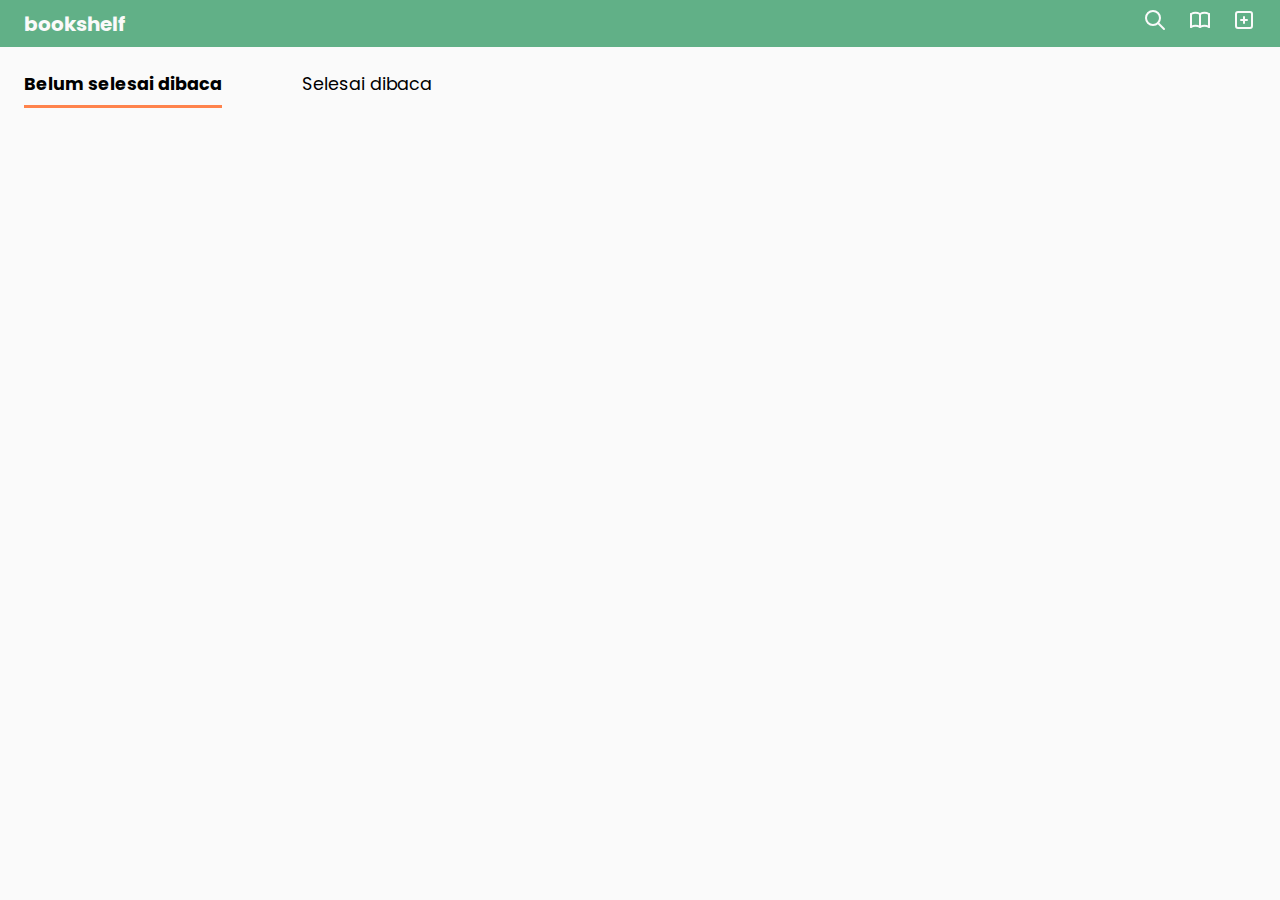
<file: bookshelf.html>
<!doctype html>
<html lang="en">

<head>
    <meta charset="UTF-8">
    <meta name="viewport" content="width=device-width, user-scalable=no, initial-scale=1.0">
    <meta http-equiv="X-UA-Compatible" content="ie=edge">
    <title>Bookshelf Apps</title>
    <link rel="preconnect" href="https://fonts.gstatic.com">
    <link href="https://fonts.googleapis.com/css2?family=Poppins:wght@400;500;600;700;800&display=swap"
        rel="stylesheet">
    <link rel="stylesheet" href="styles/bookshelf.css">
</head>

<body>
    <header>
        <nav class="head_bar">
            <a href="index.html" class="head_bar__title">bookshelf</a>
            <ul>
                <li>
                    <a href="search.html" title="Search">
                        <svg xmlns="http://www.w3.org/2000/svg" class="icon icon-tabler icon-tabler-search" width="24"
                            height="24" viewBox="0 0 24 24" stroke-width="2" stroke="currentColor" fill="none"
                            stroke-linecap="round" stroke-linejoin="round">
                            <path stroke="none" d="M0 0h24v24H0z" fill="none"></path>
                            <circle cx="10" cy="10" r="7"></circle>
                            <line x1="21" y1="21" x2="15" y2="15"></line>
                        </svg>
                    </a>
                </li>
                <li>
                    <a href="bookshelf.html" title="My Bookshelves">
                        <svg xmlns="http://www.w3.org/2000/svg" class="icon icon-tabler icon-tabler-book" width="24"
                            height="24" viewBox="0 0 24 24" stroke-width="2" stroke="currentColor" fill="none"
                            stroke-linecap="round" stroke-linejoin="round">
                            <path stroke="none" d="M0 0h24v24H0z" fill="none"></path>
                            <path d="M3 19a9 9 0 0 1 9 0a9 9 0 0 1 9 0"></path>
                            <path d="M3 6a9 9 0 0 1 9 0a9 9 0 0 1 9 0"></path>
                            <line x1="3" y1="6" x2="3" y2="19"></line>
                            <line x1="12" y1="6" x2="12" y2="19"></line>
                            <line x1="21" y1="6" x2="21" y2="19"></line>
                        </svg>
                    </a>
                </li>
                <li>
                    <a href="new-book.html" title="Add New Book">
                        <svg xmlns="http://www.w3.org/2000/svg" class="icon icon-tabler icon-tabler-square-plus"
                            width="24" height="24" viewBox="0 0 24 24" stroke-width="2" stroke="currentColor"
                            fill="none" stroke-linecap="round" stroke-linejoin="round">
                            <path stroke="none" d="M0 0h24v24H0z" fill="none"></path>
                            <rect x="4" y="4" width="16" height="16" rx="2"></rect>
                            <line x1="9" y1="12" x2="15" y2="12"></line>
                            <line x1="12" y1="9" x2="12" y2="15"></line>
                        </svg>
                    </a>
                </li>
            </ul>
        </nav>
    </header>
    <main>
        <section class="s1__bookshelves">
            <div class="s1__bookshelves_titles">
                <div class="s1__bookshelves_title active isCompleteFalse">Belum selesai dibaca</div>
                <div class="s1__bookshelves_title isCompleteTrue">Selesai dibaca</div>
            </div>
            <div class="books"></div>
        </section>
        <div class="deleteModals">
            <div class="deleteModal">
                <div class="deleteModal__title">Delete Books</div>
                <div class="deleteModal__desc">Are you sure want to delete this book?</div>
                <button class="deleteModal__buttonYes">Yes</button>
                <button class="deleteModal__buttonNo">No</button>
            </div>
        </div>

        <div class="editModals">
            <div class="editModal">
                <div class="editModal__title">Edit Books</div>
                <form id="editBook">
                    <div class="input">
                        <label for="editBookTitle">Title</label>
                        <input name="editBookTitle" id="editBookTitle" type="text" required
                            placeholder="ex: The Fault in Our Stars">
                    </div>
                    <div class="input">
                        <label for="editBookAuthor">Author</label>
                        <input name="editBookAuthor" id="editBookAuthor" type="text" required
                            placeholder="ex: John Green">
                    </div>
                    <div class="input">
                        <label for="editBookYear">Year</label>
                        <input name="editBookYear" id="editBookYear" type="number" required placeholder="ex: 2016">
                    </div>
                    <div class="input">
                        <label for="editBookCategory">Category</label>
                        <select name="editBookCategory" id="editBookCategory" class="editBookCategory" required>
                            <option value="" selected>Choose a category...</option>
                            <option value="Arts & Photography">Arts & Photography</option>
                            <option value="Biographies & Memoirs">Biographies & Memoirs</option>
                            <option value="Business & Money">Business & Money</option>
                            <option value="Children's Book">Children's Book</option>
                            <option value="Cookbooks, Food & Wine">Cookbooks, Food & Wine</option>
                            <option value="Crafts, Hobbies & Home">Crafts, Hobbies & Home</option>
                            <option value="Health, Fitness & Dieting">Health, Fitness & Dieting</option>
                            <option value="Literature & Fiction">Literature & Fiction</option>
                            <option value="Romance">Romance</option>
                            <option value="Science & Math">Science & Math</option>
                            <option value="Self Help">Self Help</option>
                        </select>
                    </div>
                    <div class="input">
                        <label for="editBookImageUrl">Book Cover URL</label>
                        <input name="editBookImageUrl" id="editBookImage" type="text" required
                            placeholder="ex: https://images.unsplash.com/photo-1611077543575-445af69a7adf?ixid=MnwxMjA3fDB8MHxwaG90by1wYWdlfHx8fGVufDB8fHx8&ixlib=rb-1.2.1&auto=format&fit=crop&w=1050&q=80">
                    </div>
                    <button id="bookSubmit" type="submit" class="editModal__buttonYes">Save Changes</button>
                    <button class="editModal__buttonNo">Cancel</button>
                </form>
            </div>
        </div>
    </main>
    <script src="scripts/bookshelf.js" type="module"></script>
</body>

</html>
</file>
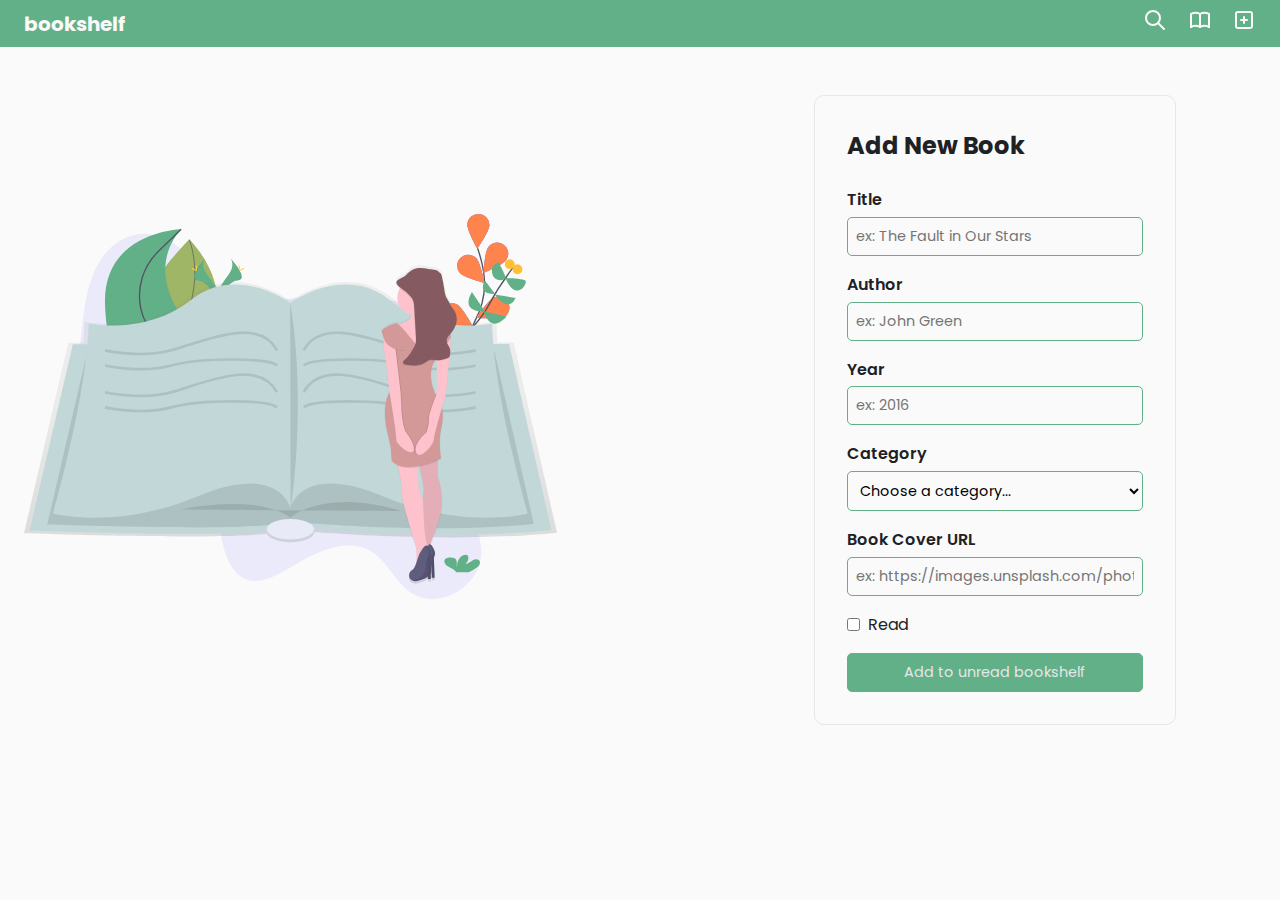
<file: new-book.html>
<!doctype html>
<html lang="en">

<head>
    <meta charset="UTF-8">
    <meta name="viewport" content="width=device-width, user-scalable=no, initial-scale=1.0">
    <meta http-equiv="X-UA-Compatible" content="ie=edge">
    <title>Bookshelf Apps</title>
    <link rel="preconnect" href="https://fonts.gstatic.com">
    <link href="https://fonts.googleapis.com/css2?family=Poppins:wght@400;500;600;700;800&display=swap"
        rel="stylesheet">
    <link rel="stylesheet" href="styles/new-book.css">
</head>

<body>
    <header>
        <nav class="head_bar">
            <a href="index.html" class="head_bar__title">bookshelf</a>
            <ul>
                <li>
                    <a href="search.html" title="Search">
                        <svg xmlns="http://www.w3.org/2000/svg" class="icon icon-tabler icon-tabler-search" width="24"
                            height="24" viewBox="0 0 24 24" stroke-width="2" stroke="currentColor" fill="none"
                            stroke-linecap="round" stroke-linejoin="round">
                            <path stroke="none" d="M0 0h24v24H0z" fill="none"></path>
                            <circle cx="10" cy="10" r="7"></circle>
                            <line x1="21" y1="21" x2="15" y2="15"></line>
                        </svg>
                    </a>
                </li>
                <li>
                    <a href="bookshelf.html" title="My Bookshelves">
                        <svg xmlns="http://www.w3.org/2000/svg" class="icon icon-tabler icon-tabler-book" width="24"
                            height="24" viewBox="0 0 24 24" stroke-width="2" stroke="currentColor" fill="none"
                            stroke-linecap="round" stroke-linejoin="round">
                            <path stroke="none" d="M0 0h24v24H0z" fill="none"></path>
                            <path d="M3 19a9 9 0 0 1 9 0a9 9 0 0 1 9 0"></path>
                            <path d="M3 6a9 9 0 0 1 9 0a9 9 0 0 1 9 0"></path>
                            <line x1="3" y1="6" x2="3" y2="19"></line>
                            <line x1="12" y1="6" x2="12" y2="19"></line>
                            <line x1="21" y1="6" x2="21" y2="19"></line>
                        </svg>
                    </a>
                </li>
                <li>
                    <a href="new-book.html" title="Add New Book">
                        <svg xmlns="http://www.w3.org/2000/svg" class="icon icon-tabler icon-tabler-square-plus"
                            width="24" height="24" viewBox="0 0 24 24" stroke-width="2" stroke="currentColor"
                            fill="none" stroke-linecap="round" stroke-linejoin="round">
                            <path stroke="none" d="M0 0h24v24H0z" fill="none"></path>
                            <rect x="4" y="4" width="16" height="16" rx="2"></rect>
                            <line x1="9" y1="12" x2="15" y2="12"></line>
                            <line x1="12" y1="9" x2="12" y2="15"></line>
                        </svg>
                    </a>
                </li>
            </ul>
        </nav>
    </header>
    <main>
        <section class="s1-c1">
            <h2>Add New Book</h2>
            <form id="inputBook">
                <div class="input">
                    <label for="bookTitle">Title</label>
                    <input name="bookTitle" id="bookTitle" type="text" required
                        placeholder="ex: The Fault in Our Stars">
                </div>
                <div class="input">
                    <label for="bookAuthor">Author</label>
                    <input name="bookAuthor" id="bookAuthor" type="text" required placeholder="ex: John Green">
                </div>
                <div class="input">
                    <label for="bookYear">Year</label>
                    <input name="bookYear" id="bookYear" type="number" required placeholder="ex: 2016">
                </div>
                <div class="input">
                    <label for="bookCategory">Category</label>
                    <select name="bookCategory" id="bookCategory" class="bookCategory" required>
                        <option value="" selected>Choose a category...</option>
                        <option value="Arts & Photography">Arts & Photography</option>
                        <option value="Biographies & Memoirs">Biographies & Memoirs</option>
                        <option value="Business & Money">Business & Money</option>
                        <option value="Children's Book">Children's Book</option>
                        <option value="Cookbooks, Food & Wine">Cookbooks, Food & Wine</option>
                        <option value="Crafts, Hobbies & Home">Crafts, Hobbies & Home</option>
                        <option value="Health, Fitness & Dieting">Health, Fitness & Dieting</option>
                        <option value="Literature & Fiction">Literature & Fiction</option>
                        <option value="Romance">Romance</option>
                        <option value="Science & Math">Science & Math</option>
                        <option value="Self Help">Self Help</option>
                    </select>
                </div>
                <div class="input">
                    <label for="bookImage">Book Cover URL</label>
                    <input name="bookImage" id="bookImage" type="text" required
                        placeholder="ex: https://images.unsplash.com/photo-1611077543575-445af69a7adf?ixid=MnwxMjA3fDB8MHxwaG90by1wYWdlfHx8fGVufDB8fHx8&ixlib=rb-1.2.1&auto=format&fit=crop&w=1050&q=80">
                </div>
                <div class="input_inline">
                    <input name="bookIsComplete" id="bookIsComplete" type="checkbox">
                    <label for="bookIsComplete">Read</label>
                </div>
                <button class="bookSubmit" id="bookSubmit" type="submit">Add to <span>unread bookshelf</span></button>
            </form>
        </section>
        <section class="s1-c2">
            <img class="s1-c2__image" src="assets/bibliophile.svg" alt="">
        </section>
    </main>
    <script src="scripts/new-book.js" type="module"></script>
</body>

</html>
</file>
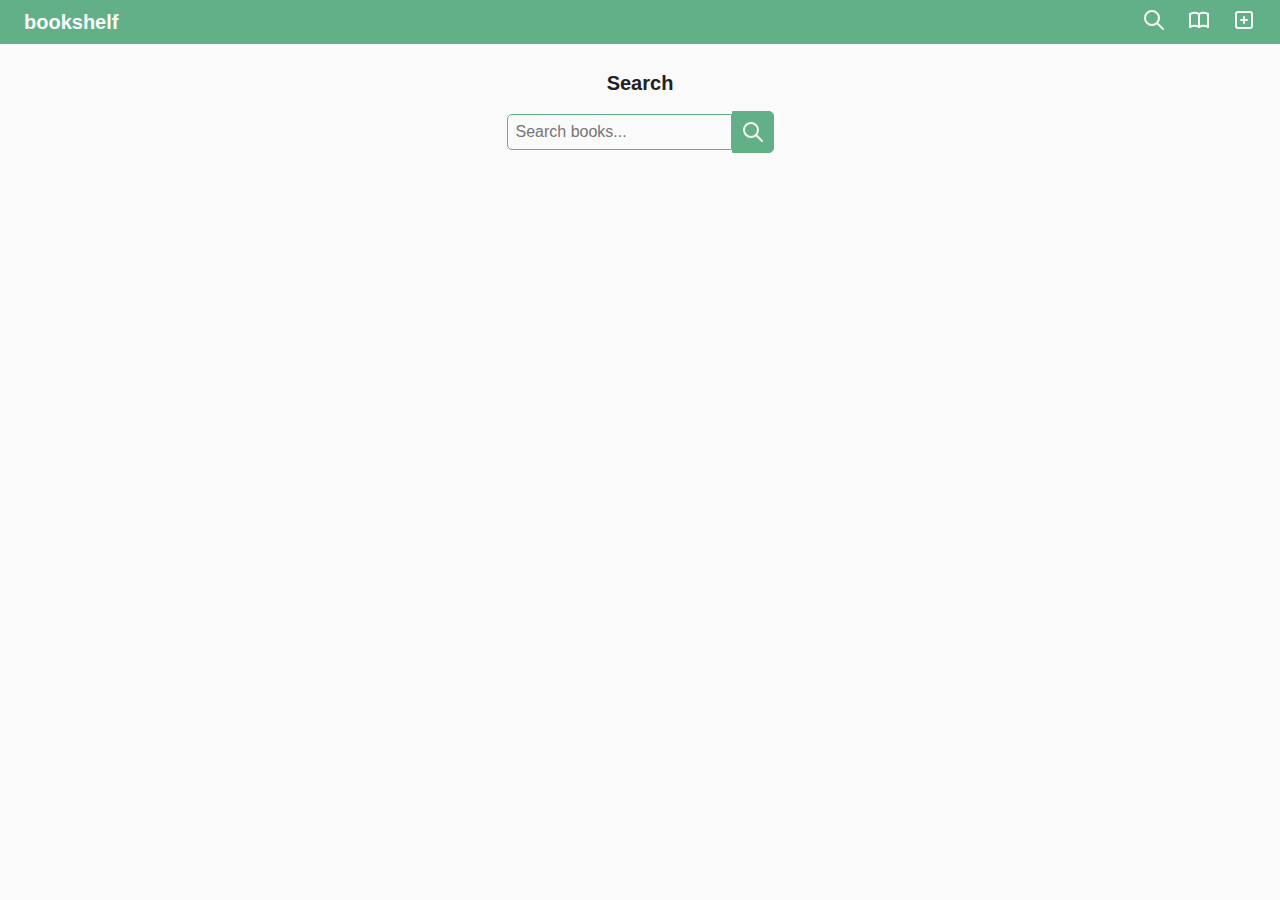
<file: search.html>
<!DOCTYPE html>
<html lang="en">

<head>
    <meta charset="UTF-8">
    <meta http-equiv="X-UA-Compatible" content="IE=edge">
    <meta name="viewport" content="width=device-width, initial-scale=1.0">
    <link rel="stylesheet" href="styles/search.css">
    <title>Bookshelf App</title>
</head>

<body>
    <header>
        <nav class="head_bar">
            <a href="index.html" class="head_bar__title">bookshelf</a>
            <ul>
                <li>
                    <a href="search.html" title="Search">
                        <svg xmlns="http://www.w3.org/2000/svg" class="icon icon-tabler icon-tabler-search" width="24"
                            height="24" viewBox="0 0 24 24" stroke-width="2" stroke="currentColor" fill="none"
                            stroke-linecap="round" stroke-linejoin="round">
                            <path stroke="none" d="M0 0h24v24H0z" fill="none"></path>
                            <circle cx="10" cy="10" r="7"></circle>
                            <line x1="21" y1="21" x2="15" y2="15"></line>
                        </svg>
                    </a>
                </li>
                <li>
                    <a href="bookshelf.html" title="My Bookshelves">
                        <svg xmlns="http://www.w3.org/2000/svg" class="icon icon-tabler icon-tabler-book" width="24"
                            height="24" viewBox="0 0 24 24" stroke-width="2" stroke="currentColor" fill="none"
                            stroke-linecap="round" stroke-linejoin="round">
                            <path stroke="none" d="M0 0h24v24H0z" fill="none"></path>
                            <path d="M3 19a9 9 0 0 1 9 0a9 9 0 0 1 9 0"></path>
                            <path d="M3 6a9 9 0 0 1 9 0a9 9 0 0 1 9 0"></path>
                            <line x1="3" y1="6" x2="3" y2="19"></line>
                            <line x1="12" y1="6" x2="12" y2="19"></line>
                            <line x1="21" y1="6" x2="21" y2="19"></line>
                        </svg>
                    </a>
                </li>
                <li>
                    <a href="new-book.html" title="Add New Book">
                        <svg xmlns="http://www.w3.org/2000/svg" class="icon icon-tabler icon-tabler-square-plus"
                            width="24" height="24" viewBox="0 0 24 24" stroke-width="2" stroke="currentColor"
                            fill="none" stroke-linecap="round" stroke-linejoin="round">
                            <path stroke="none" d="M0 0h24v24H0z" fill="none"></path>
                            <rect x="4" y="4" width="16" height="16" rx="2"></rect>
                            <line x1="9" y1="12" x2="15" y2="12"></line>
                            <line x1="12" y1="9" x2="12" y2="15"></line>
                        </svg>
                    </a>
                </li>
            </ul>
        </nav>
    </header>
    <main>
        <form id="searchBook">
            <label for="book__title">Search</label>
            <div class="form__input">
                <input type="text" name="book__title" id="book__title" placeholder="Search books...">
                <button type="submit">
                    <svg xmlns="http://www.w3.org/2000/svg" class="icon icon-tabler icon-tabler-search" width="24"
                        height="24" viewBox="0 0 24 24" stroke-width="2" stroke="#FAFAFA" fill="none"
                        stroke-linecap="round" stroke-linejoin="round">
                        <path stroke="none" d="M0 0h24v24H0z" fill="none"></path>
                        <circle cx="10" cy="10" r="7"></circle>
                        <line x1="21" y1="21" x2="15" y2="15"></line>
                    </svg>
                </button>
            </div>
        </form>
        <p class="search__desc"></p>
        <div class="books"></div>
        <div class="deleteModals">
            <div class="deleteModal">
                <div class="deleteModal__title">Delete Books</div>
                <div class="deleteModal__desc">Are you sure want to delete this book?</div>
                <button class="deleteModal__buttonYes">Yes</button>
                <button class="deleteModal__buttonNo">No</button>
            </div>
        </div>
        <div class="editModals">
            <div class="editModal">
                <div class="editModal__title">Edit Books</div>
                <form id="editBook">
                    <div class="input">
                        <label for="editBookTitle">Title</label>
                        <input name="editBookTitle" id="editBookTitle" type="text" required
                            placeholder="ex: The Fault in Our Stars">
                    </div>
                    <div class="input">
                        <label for="editBookAuthor">Author</label>
                        <input name="editBookAuthor" id="editBookAuthor" type="text" required
                            placeholder="ex: John Green">
                    </div>
                    <div class="input">
                        <label for="editBookYear">Year</label>
                        <input name="editBookYear" id="editBookYear" type="number" required placeholder="ex: 2016">
                    </div>
                    <div class="input">
                        <label for="editBookCategory">Category</label>
                        <select name="editBookCategory" id="editBookCategory" class="editBookCategory" required>
                            <option value="" selected>Choose a category...</option>
                            <option value="Arts & Photography">Arts & Photography</option>
                            <option value="Biographies & Memoirs">Biographies & Memoirs</option>
                            <option value="Business & Money">Business & Money</option>
                            <option value="Children's Book">Children's Book</option>
                            <option value="Cookbooks, Food & Wine">Cookbooks, Food & Wine</option>
                            <option value="Crafts, Hobbies & Home">Crafts, Hobbies & Home</option>
                            <option value="Health, Fitness & Dieting">Health, Fitness & Dieting</option>
                            <option value="Literature & Fiction">Literature & Fiction</option>
                            <option value="Romance">Romance</option>
                            <option value="Science & Math">Science & Math</option>
                            <option value="Self Help">Self Help</option>
                        </select>
                    </div>
                    <div class="input">
                        <label for="editBookImage">Book Cover URL</label>
                        <input name="editBookImage" id="editBookImage" type="text" required
                            placeholder="ex: https://images.unsplash.com/photo-1611077543575-445af69a7adf?ixid=MnwxMjA3fDB8MHxwaG90by1wYWdlfHx8fGVufDB8fHx8&ixlib=rb-1.2.1&auto=format&fit=crop&w=1050&q=80">
                    </div>
                    <button id="bookSubmit" type="submit" class="editModal__buttonYes">Save Changes</button>
                    <button class="editModal__buttonNo">Cancel</button>
                </form>
            </div>
        </div>
    </main>
    <script src="scripts/search.js" type="module"></script>
</body>

</html>
</file>
<file: styles/bookshelf.css>
* {
    padding: 0;
    margin: 0;
    box-sizing: border-box;
}

body,
input,
button {
    font-family: 'Poppins', sans-serif;
    background-color: #FAFAFA;
}

input,
button {
    font-size: 1rem;
}

a {
    text-decoration: none;
}

.head_bar {
    padding: 0.5rem 1.5rem;
    display: flex;
    align-items: center;
    justify-content: space-between;
    background-color: #61B087;
    color: #FAFAFA;
}

.head_bar>a,
.head_bar ul>li>a {
    color: #FAFAFA;
}

.head_bar__title {
    font-weight: 700;
    font-size: 1.25rem;
}

.head_bar ul {
    list-style: none;
    display: flex;
    justify-content: space-between;
}

@media screen and (min-width: 375px) {
    .head_bar ul {
        flex: 0.6;
    }
}

@media screen and (min-width: 576px) {
    .head_bar ul {
        flex: 0.4;
    }
}

@media screen and (min-width: 768px) {
    .head_bar ul {
        flex: 0.2;
    }
}

@media screen and (min-width: 1200px) {
    .head_bar ul {
        flex: 0.1;
    }
}

.head_bar ul>li>a,
.head_bar ul>li {
    cursor: pointer;
    transition: color .3s ease-in-out;
}

.head_bar ul>li>a:hover,
.head_bar ul>li:hover {
    color: #FFC038;
}

main {
    padding: 0 1.5rem;
    margin-top: 1.5rem;
}

.s1__bookshelves_titles {
    display: flex;
    margin-bottom: 2rem;
}

.s1__bookshelves_titles>*:first-child {
    margin-right: 5rem;
}

@media screen and (max-width: 576px) {
    .s1__bookshelves_titles>*:first-child {
        margin-right: 2.5rem;
    }
}

.s1__bookshelves_title {
    font-size: 1.1rem;
    cursor: pointer;
    padding-bottom: 0.5rem;
}

@media screen and (max-width: 576px) {
    .s1__bookshelves_title {
        font-size: 0.9rem;
    }
}

.s1__bookshelves_title.active {
    font-weight: 700;
    border-bottom: 3px solid #FF834C;
}

.s1__books {
    display: grid;
    grid-template-columns: repeat(auto-fit, minmax(9.375rem, 1fr));
    justify-items: start;
    gap: 3rem;
    padding: 0 1.5rem 3rem 0;
}

.book {
    display: flex;
    flex-direction: column;
    align-items: flex-start;
    cursor: pointer;
}

.bookTitle,
.bookAuthor {
    font-weight: 700;
    max-width: 150px;
    text-overflow: ellipsis;
    overflow: hidden;
    white-space: nowrap;
    display: inline-block;
}

.bookTitle {
    font-size: 1.1rem;
}

.bookAuthor {
    color: #565659;
}

.bookCategory {
    font-size: 0.8rem;
    font-weight: 600;
    max-width: 150px;
    text-overflow: ellipsis;
    overflow: hidden;
    white-space: nowrap;
    display: inline-block;
}

.bookYear {
    font-size: 0.9rem;
    font-weight: 700;
}

.bookCovers {
    width: 150px;
    height: 226px;
    margin-bottom: 1rem;
    position: relative;
}

.bookCover {
    width: 100%;
    height: 226px;
    object-fit: cover;
}

.bookOptions {
    background-color: rgba(97, 176, 135, 0.5);
    position: absolute;
    top: 0;
    left: 0;
    right: 0;
    bottom: 0;
    align-items: center;
    justify-content: center;
    display: flex;
    animation: fadeOut .3s forwards ease-in-out;
}

.bookOptions>svg:not(:last-child) {
    margin-right: 1rem;
}

.bookCovers:hover .bookOptions {
    display: flex;
    animation: fadeIn .3s forwards ease-in-out;
}

.deleteModals,
.editModals {
    position: absolute;
    top: 0;
    left: 0;
    right: 0;
    bottom: 0;
    background-color: rgba(0, 0, 0, 0.2);
    align-items: center;
    justify-content: center;
    color: #202124;
    display: none;
}

.deleteModals.active,
.editModals.active {
    display: flex;
}

.deleteModal,
.editModal {
    background-color: #FFFFFF;
    box-shadow: rgba(0, 0, 0, 0.24) 0px 3px 8px;
    border-radius: 5px;
    padding: 1rem;
}

.deleteModal__title,
.deleteModal__desc,
.editModal__title {
    margin-bottom: 2.5rem;
}

.deleteModal__title,
.editModal__title {
    font-size: 1.3rem;
    font-weight: 700;
}

.deleteModal__buttonYes,
.deleteModal__buttonNo,
.editModal__buttonYes,
.editModal__buttonNo {
    padding: 0.25rem 1rem;
    border: none;
    outline: none;
    cursor: pointer;
    border-radius: 5px;
    color: #FAFAFA;
    transition: all .3s ease-in-out;
}

.deleteModal__buttonYes,
.deleteModal__buttonNo {
    width: 5rem;
}

.editModal__buttonYes,
.editModal__buttonNo {
    width: auto;
}

.deleteModal__buttonYes,
.editModal__buttonYes {
    background-color: #51B54D;
    margin-right: 1rem;
    border: 1px solid #51B54D;
}

.deleteModal__buttonYes:hover,
.editModal__buttonYes:hover {
    background-color: #FAFAFA;
    color: #202124;
}

.deleteModal__buttonNo,
.editModal__buttonNo {
    background-color: #FF816D;
    border: 1px solid #FF816D;
}

.deleteModal__buttonNo:hover,
.editModal__buttonNo:hover {
    background-color: #FAFAFA;
    color: #202124;
}

.input {
    display: flex;
    flex-direction: column;
}

.input>label {
    margin-bottom: 0.3rem;
    font-weight: 600;
}

.input>input,
.input>select {
    outline: none;
    border: 1px solid #61B087;
    border-radius: 5px;
    margin-bottom: 1rem;
    transition: all .3s ease-in-out;
}

.input>input {
    padding: 0.5rem;
}

.input>select {
    padding: 0.5rem;
}

.input>input:focus,
.input>select:focus {
    box-shadow: 0 0 5px #61B087;
}

.bookCategory>*:first-child {
    color: gray;
}

.input_inline {
    margin-bottom: 1rem;
    display: flex;
    align-items: center;
}

.input_inline>input {
    margin-right: 0.5rem;
}

@keyframes fadeIn {
    0% {
        opacity: 0;
    }

    100% {
        opacity: 1;
    }
}

@keyframes fadeOut {
    0% {
        opacity: 1;
    }

    100% {
        opacity: 0;
        display: none;
    }
}

.books {
    padding: 1.5rem;
    display: grid;
    grid-template-columns: repeat(auto-fit, minmax(9.375rem, 1fr));
    justify-items: start;
    gap: 3rem;
}
</file>
<file: styles/new-book.css>
* {
    padding: 0;
    margin: 0;
    box-sizing: border-box;
}

body,
input,
button,
select {
    font-family: 'Poppins', sans-serif;
    background-color: #FAFAFA;
}

input,
button,
select {
    font-size: 0.9rem;
}

a {
    text-decoration: none;
}

.head_bar {
    padding: 0.5rem 1.5rem;
    display: flex;
    align-items: center;
    justify-content: space-between;
    background-color: #61B087;
    color: #FAFAFA;
}

.head_bar>a,
.head_bar ul>li>a {
    color: #FAFAFA;
}

.head_bar__title {
    font-weight: 700;
    font-size: 1.25rem;
}

.head_bar ul {
    list-style: none;
    display: flex;
    justify-content: space-between;
}

@media screen and (min-width: 375px) {
    .head_bar ul {
        flex: 0.6;
    }
}

@media screen and (min-width: 576px) {
    .head_bar ul {
        flex: 0.4;
    }
}

@media screen and (min-width: 768px) {
    .head_bar ul {
        flex: 0.2;
    }
}

@media screen and (min-width: 1200px) {
    .head_bar ul {
        flex: 0.1;
    }
}

.head_bar ul>li>a,
.head_bar ul>li {
    cursor: pointer;
    transition: color .3s ease-in-out;
}

.head_bar ul>li>a:hover,
.head_bar ul>li:hover {
    color: #FFC038;
}

main {
    display: flex;
    align-items: center;
    padding: 0 1.5rem;
    justify-content: flex-start;
    color: #202124;
    flex-direction: row-reverse;
    margin-top: 3rem;
}

@media screen and (max-width: 992px) {
    main {
        flex-direction: column-reverse;
        align-items: center;
        margin-top: 1.5rem;
    }
}

.s1-c1 {
    border: 1px solid #e5e7e9;
    padding: 2rem;
    border-radius: 10px;
    margin-right: 5rem;
}

@media screen and (max-width: 992px) {
    .s1-c1 {
        margin-right: 0;
        padding: 1.5rem;
    }
}

.s1-c1>h2 {
    margin-bottom: 1.5rem;
}

.input {
    display: flex;
    flex-direction: column;
}

.input>label {
    margin-bottom: 0.3rem;
    font-weight: 600;
}

.input>input,
.input>select {
    outline: none;
    border: 1px solid #61B087;
    border-radius: 5px;
    margin-bottom: 1rem;
    transition: all .3s ease-in-out;
}

.input>input {
    padding: 0.5rem;
}

.input>select {
    padding: 0.5rem;
}

.input>input:focus,
.input>select:focus {
    box-shadow: 0 0 5px #61B087;
}

.bookCategory>*:first-child {
    color: gray;
}

.input_inline {
    margin-bottom: 1rem;
    display: flex;
    align-items: center;
}

.input_inline>input {
    margin-right: 0.5rem;
}

.s1-c2 {
    margin-right: 5rem;
}

@media screen and (max-width: 992px) {
    .s1-c2 {
        display: flex;
        justify-content: center;
        margin-right: 0;
        margin-bottom: 2rem;
    }
}

.s1-c2__image {
    width: 75%;
    height: auto;
}

.bookSubmit {
    border: none;
    outline: none;
    padding: 0.5rem 0;
    border-radius: 5px;
    width: 100%;
    background-color: #61B087;
    border: 1px solid #61B087;
    color: #e5e7e9;
    cursor: pointer;
    transition: all .3s ease-in-out;
}

.bookSubmit:hover {
    background-color: #FAFAFA;
    color: #202124;
}
</file>
<file: styles/search.css>
* {
    padding: 0;
    margin: 0;
    box-sizing: border-box;
}

body,
input,
button {
    font-family: 'Poppins', sans-serif;
    background-color: #FAFAFA;
}

input,
button {
    font-size: 1rem;
}

a {
    text-decoration: none;
}

.head_bar {
    position: fixed;
    top: 0;
    left: 0;
    right: 0;
    padding: 0.5rem 1.5rem;
    display: flex;
    align-items: center;
    justify-content: space-between;
    background-color: #61B087;
    color: #FAFAFA;
    z-index: 1;
}

.head_bar>a,
.head_bar ul>li>a {
    color: #FAFAFA;
}

.head_bar__title {
    font-weight: 700;
    font-size: 1.25rem;
}

.head_bar ul {
    list-style: none;
    display: flex;
    justify-content: space-between;
}

@media screen and (min-width: 375px) {
    .head_bar ul {
        flex: 0.6;
    }
}

@media screen and (min-width: 576px) {
    .head_bar ul {
        flex: 0.4;
    }
}

@media screen and (min-width: 768px) {
    .head_bar ul {
        flex: 0.2;
    }
}

@media screen and (min-width: 1200px) {
    .head_bar ul {
        flex: 0.1;
    }
}

.head_bar ul>li>a,
.head_bar ul>li {
    cursor: pointer;
    transition: color .3s ease-in-out;
}

.head_bar ul>li>a:hover,
.head_bar ul>li:hover {
    color: #FFC038;
}

main {
    padding: 1.5rem;
    margin-top: 3rem;
    color: #202124;
}

#searchBook {
    display: flex;
    flex-direction: column;
    justify-content: center;
    align-items: center;
}

#searchBook>label {
    font-size: 1.25rem;
    font-weight: 700;
}

.form__input {
    display: flex;
    align-items: center;
    margin-top: 1rem;
}

#book__title {
    border: 1px solid #61B087;
    border-top-left-radius: 5px;
    border-bottom-left-radius: 5px;
    padding: 0.5rem;
    outline: none;
}

@media screen and (max-width: 768px) {
    #book__title {
        max-width: 285.6px;
    }
}

.form__input>button {
    border: 1px solid #61B087;
    border-top-right-radius: 5px;
    border-bottom-right-radius: 5px;
    height: 41.6px;
    padding: 0.5rem;
    background-color: #61B087;
    cursor: pointer;
    outline: none;
}

.search__desc {
    margin: 1rem 0;
}

.books {
    padding: 1.5rem;
    display: grid;
    grid-template-columns: repeat(auto-fit, minmax(9.375rem, 1fr));
    justify-items: start;
    gap: 3rem;
}

.book {
    display: flex;
    flex-direction: column;
    align-items: flex-start;
    cursor: pointer;
}

.bookCovers {
    width: 150px;
    height: 226px;
    margin-bottom: 1rem;
    position: relative;
}

.bookCover {
    width: 100%;
    height: 226px;
    object-fit: cover;
}

.bookTitle,
.bookAuthor {
    font-weight: 700;
    max-width: 150px;
    text-overflow: ellipsis;
    overflow: hidden;
    white-space: nowrap;
    display: inline-block;
}

.bookTitle {
    font-size: 1.1rem;
}

.bookAuthor {
    color: #565659;
}

.bookCategory {
    font-size: 0.8rem;
    font-weight: 600;
    max-width: 150px;
    text-overflow: ellipsis;
    overflow: hidden;
    white-space: nowrap;
    display: inline-block;
}

.bookYear {
    font-size: 0.9rem;
    font-weight: 700;
}

.bookOptions {
    background-color: rgba(97, 176, 135, 0.5);
    position: absolute;
    top: 0;
    left: 0;
    right: 0;
    bottom: 0;
    align-items: center;
    justify-content: center;
    display: flex;
    animation: fadeOut .3s forwards ease-in-out;
}

.bookOptions>svg:not(:last-child) {
    margin-right: 1rem;
}

.bookCovers:hover .bookOptions {
    display: flex;
    animation: fadeIn .3s forwards ease-in-out;
}

.deleteModals,
.editModals {
    position: absolute;
    top: 0;
    left: 0;
    right: 0;
    bottom: 0;
    background-color: rgba(0, 0, 0, 0.2);
    align-items: center;
    justify-content: center;
    color: #202124;
    display: none;
}

.deleteModals.active,
.editModals.active {
    display: flex;
}

.deleteModal,
.editModal {
    background-color: #FFFFFF;
    box-shadow: rgba(0, 0, 0, 0.24) 0px 3px 8px;
    border-radius: 5px;
    padding: 1rem;
}

.deleteModal__title,
.deleteModal__desc,
.editModal__title {
    margin-bottom: 2.5rem;
}

.deleteModal__title,
.editModal__title {
    font-size: 1.3rem;
    font-weight: 700;
}

.deleteModal__buttonYes,
.deleteModal__buttonNo,
.editModal__buttonYes,
.editModal__buttonNo {
    padding: 0.25rem 1rem;
    border: none;
    outline: none;
    cursor: pointer;
    border-radius: 5px;
    color: #FAFAFA;
    transition: all .3s ease-in-out;
}

.deleteModal__buttonYes,
.deleteModal__buttonNo {
    width: 5rem;
}

.editModal__buttonYes,
.editModal__buttonNo {
    width: auto;
}

.deleteModal__buttonYes,
.editModal__buttonYes {
    background-color: #51B54D;
    margin-right: 1rem;
    border: 1px solid #51B54D;
}

.deleteModal__buttonYes:hover,
.editModal__buttonYes:hover {
    background-color: #FAFAFA;
    color: #202124;
}

.deleteModal__buttonNo,
.editModal__buttonNo {
    background-color: #FF816D;
    border: 1px solid #FF816D;
}

.deleteModal__buttonNo:hover,
.editModal__buttonNo:hover {
    background-color: #FAFAFA;
    color: #202124;
}

.input {
    display: flex;
    flex-direction: column;
}

.input>label {
    margin-bottom: 0.3rem;
    font-weight: 600;
}

.input>input,
.input>select {
    outline: none;
    border: 1px solid #61B087;
    border-radius: 5px;
    margin-bottom: 1rem;
    transition: all .3s ease-in-out;
}

.input>input {
    padding: 0.5rem;
}

.input>select {
    padding: 0.5rem;
}

.input>input:focus,
.input>select:focus {
    box-shadow: 0 0 5px #61B087;
}

.bookCategory>*:first-child {
    color: gray;
}

.input_inline {
    margin-bottom: 1rem;
    display: flex;
    align-items: center;
}

.input_inline>input {
    margin-right: 0.5rem;
}


@keyframes fadeIn {
    0% {
        opacity: 0;
    }

    100% {
        opacity: 1;
    }
}

@keyframes fadeOut {
    0% {
        opacity: 1;
    }

    100% {
        opacity: 0;
        display: none;
    }
}
</file>
